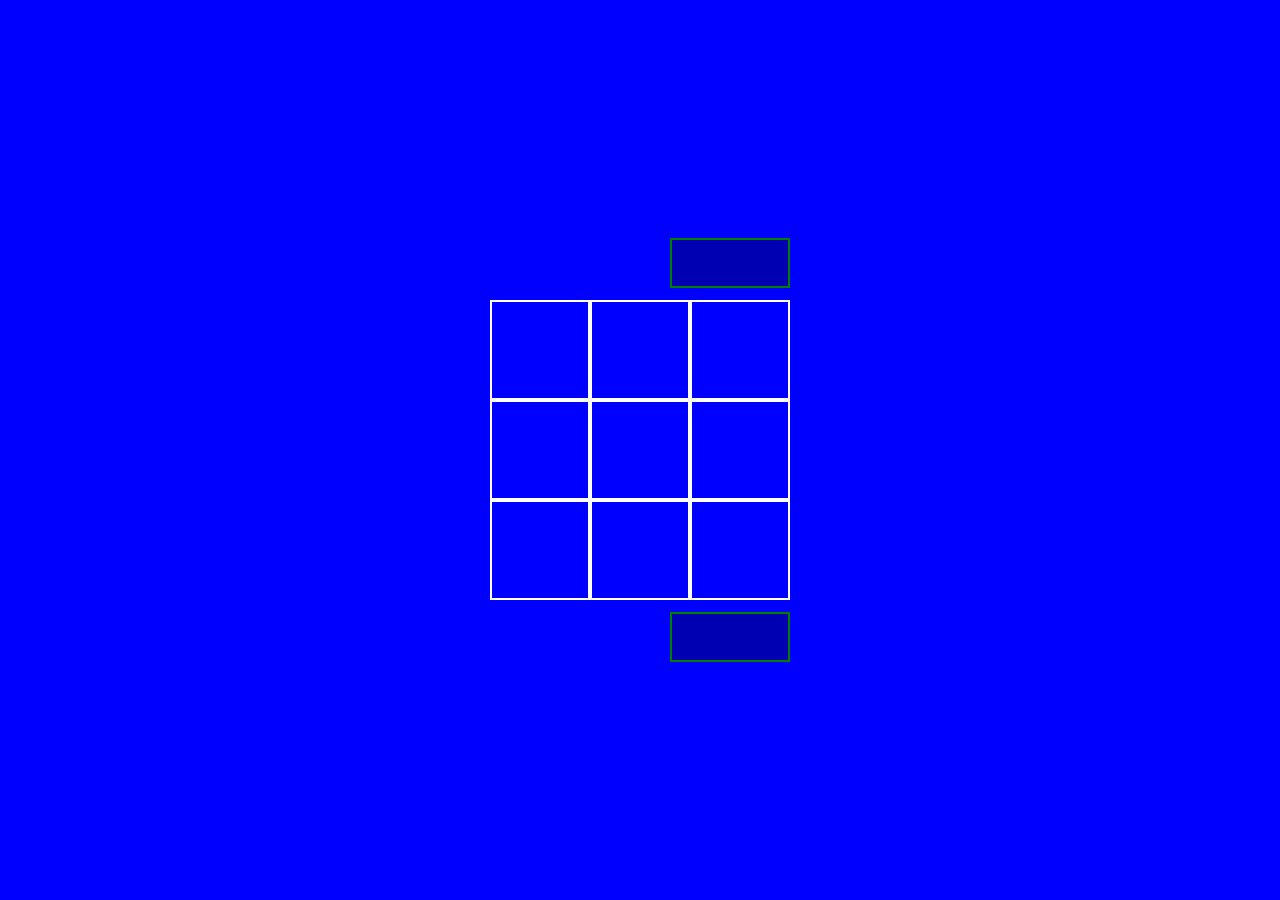
<file: index.html>
<!DOCTYPE html>
<html lang="en">
<head>
  <meta charset="UTF-8">
  <meta name="viewport" content="width=device-width, initial-scale=1.0"> <!-- displays site properly based on user's device -->

  <link rel="icon" type="image/png" sizes="32x32" href="./images/favicon-32x32.png">
  <link rel="stylesheet" href="/index.css">
  <title>Mind game application</title>

<body>
    <section>
        <div class="timer"></div>
        <main>
            <div></div>
            <div></div>
            <div></div>
            <div></div>
            <div></div>
            <div></div>
            <div></div>
            <div></div>
            <div></div>
        </main>
        <div class="timer"></div>
    </section>

</body>
</html>
</file>
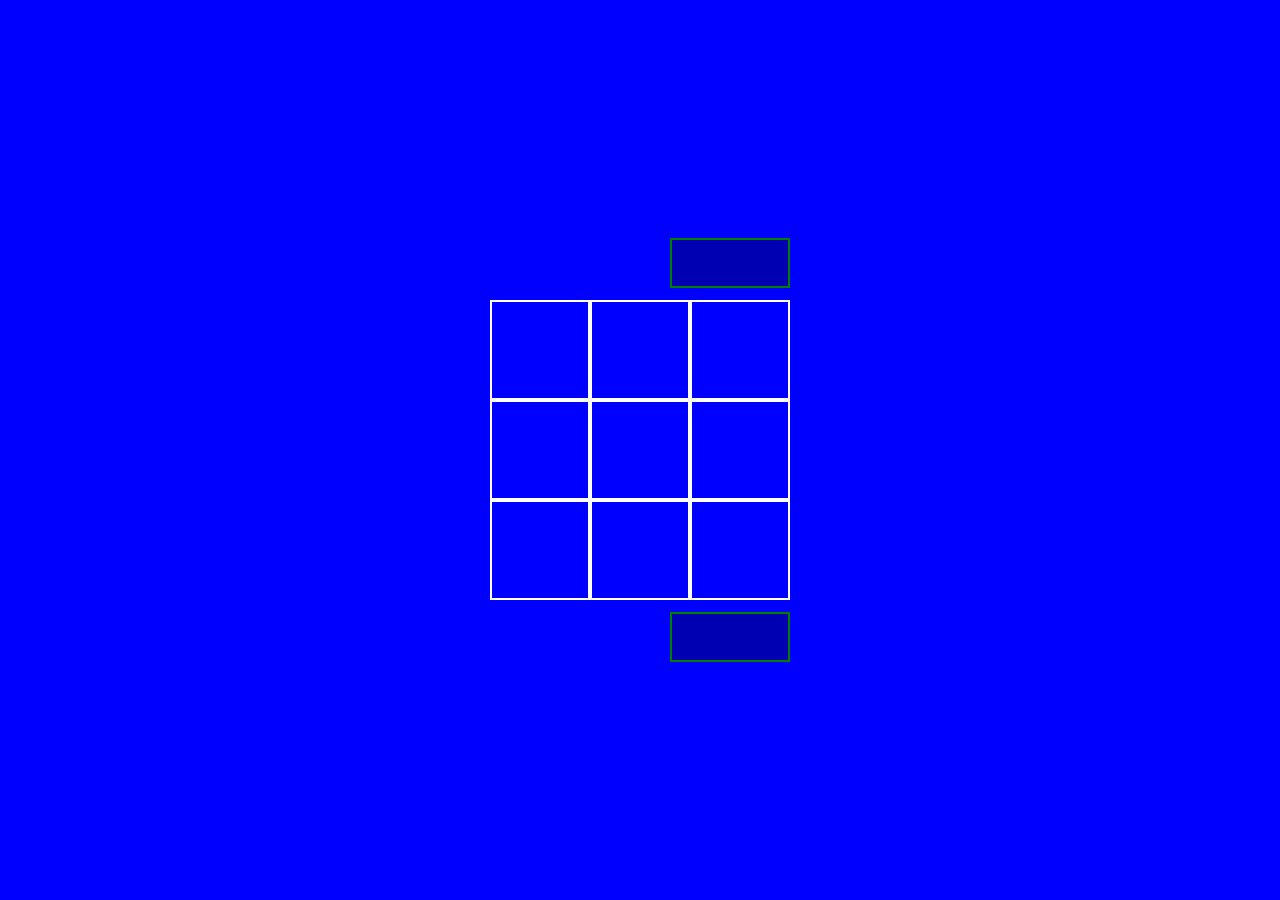
<file: component/index.html>
<!DOCTYPE html>
<html lang="en">
<head>
  <meta charset="UTF-8">
  <meta name="viewport" content="width=device-width, initial-scale=1.0"> <!-- displays site properly based on user's device -->

  <link rel="icon" type="image/png" sizes="32x32" href="./images/favicon-32x32.png">
  <link rel="stylesheet" href="/stying/index.css">
  <script src="/function/index.js" defer></script>
  <title>Mind game application</title>

<body>
    <section>
        <div class="timer id="playerx"></div>
        <main>
            <div></div>
            <div></div>
            <div></div>
            <div></div>
            <div></div>
            <div></div>
            <div></div>
            <div></div>
            <div></div>
        </main>
        <div class="timer" id="playero"></div>
    </section>

</body>
</html>
</file>
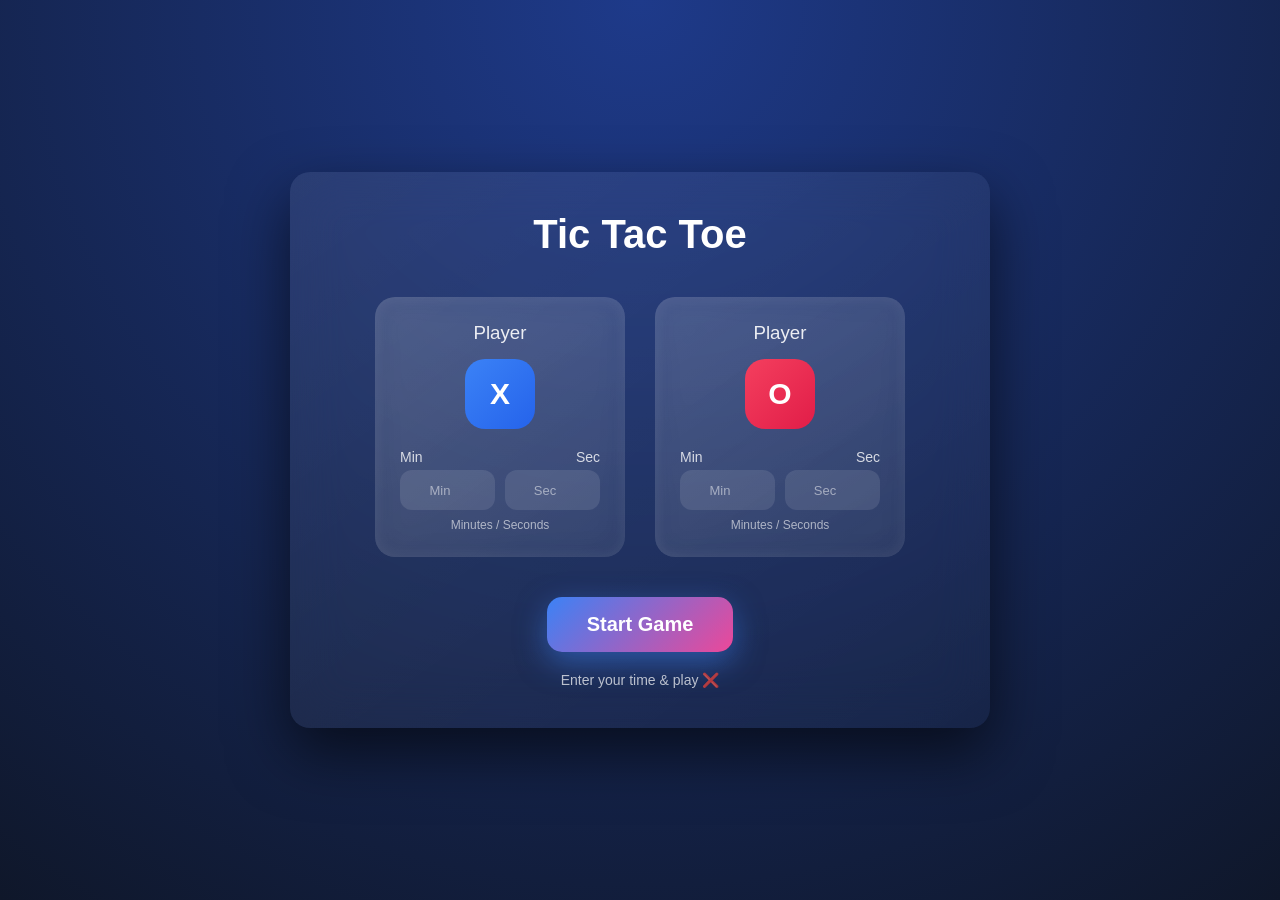
<file: component/home.html>
<!DOCTYPE html>
<html lang="en">
<head>
    <meta charset="UTF-8">
    <meta name="viewport" content="width=device-width, initial-scale=1.0"> <!-- displays site properly based on user's device -->
    <title>Tic Tac Toe</title>
    <link rel="stylesheet" href="/stying/home.css">
    <script src="/function/home.js" defer></script>
</head>

<body>

<div class="container">

  <div class="title">Tic Tac Toe</div>

  <div class="players">

    <!-- PLAYER X -->
    <div class="player">
      <h3>Player</h3>
      <div class="icon x">X</div>

      <div class="time-labels">
        <span>Min</span>
        <span>Sec</span>
      </div>

      <div class="time-input">
        <input type="number" placeholder="Min" min="0" max="5" step="1">
        <input type="number" placeholder="Sec" min="0" max="59" step="1">
      </div>

      <div class="sub-label">Minutes / Seconds</div>
    </div>

    <!-- PLAYER O -->
    <div class="player">
      <h3>Player</h3>
      <div class="icon o">O</div>

      <div class="time-labels">
        <span>Min</span>
        <span>Sec</span>
      </div>

      <div class="time-input">
        <input type="number" placeholder="Min" min="0" max="5" step="1">
        <input type="number" placeholder="Sec" min="0" max="59" step="1">
      </div>

      <div class="sub-label">Minutes / Seconds</div>
    </div>

  </div>

  <button class="start-btn" id="starter">Start Game</button>

  <div class="footer">Enter your time & play ❌</div>

</div>

</body>
</html>
</file>
<file: index.css>
* {
    padding: 0;
    margin: 0;
    box-sizing: border-box;
}

:root {
    --grid-size: 100px;
}


section {
    display: flex;
    flex-direction: column;
    justify-content: space-between;
    align-items: center;
    /* height: 100%;
    width: 100%; */
}

/* Rest of your CSS stays the same */
body {
    background-color: blue;
    display: flex;
    flex-direction: column;
    justify-content: center;  /* Pushes timers to top/bottom */
    align-items: center;
    height: 100vh;
    padding: 20px;
}

main {
    display: grid;
    grid-template-columns: repeat(3, var(--grid-size));
    grid-template-rows: repeat(3, var(--grid-size));
    gap: 0;
}

main > div {
    border: 2px solid white;
}

.timer {
    width: 120px;
    height: 50px;
    border: 2px solid green;
    background: rgba(0,0,0,0.3);

    margin: 12px 0;
}

/* Move first and last timers to the right */
.timer:first-child,
.timer:last-child {
    align-self: flex-end;  /* For column flex direction */
    margin-right: 0;
}
</file>
<file: stying/index.css>
* {
    padding: 0;
    margin: 0;
    box-sizing: border-box;
}

:root {
    --grid-size: 100px;
}


section {
    display: flex;
    flex-direction: column;
    justify-content: space-between;
    align-items: center;
    /* height: 100%;
    width: 100%; */
}

/* Rest of your CSS stays the same */
body {
    background-color: blue;
    display: flex;
    flex-direction: column;
    justify-content: center;  /* Pushes timers to top/bottom */
    align-items: center;
    height: 100vh;
    padding: 20px;
}

main {
    display: grid;
    grid-template-columns: repeat(3, var(--grid-size));
    grid-template-rows: repeat(3, var(--grid-size));
    gap: 0;
}

main > div {
    border: 2px solid white;
}

.timer {
    width: 120px;
    height: 50px;
    border: 2px solid green;
    background: rgba(0,0,0,0.3);

    margin: 12px 0;
}

/* Move first and last timers to the right */
.timer:first-child,
.timer:last-child {
    align-self: flex-end;  /* For column flex direction */
    margin-right: 0;
}
</file>
<file: stying/home.css>
* {
  margin: 0;
  padding: 0;
  box-sizing: border-box;
  font-family: 'Inter', sans-serif;
}

body {
  height: 100vh;
  background: radial-gradient(circle at top, #1e3a8a, #0f172a);
  display: flex;
  justify-content: center;
  align-items: center;
}

/* MAIN CARD */
.container {
  width: 700px;
  padding: 40px;
  border-radius: 20px;
  background: linear-gradient(145deg, rgba(255,255,255,0.08), rgba(255,255,255,0.02));
  backdrop-filter: blur(25px);
  box-shadow: 0 25px 60px rgba(0,0,0,0.6);
  text-align: center;
  color: white;
}

/* TITLE */
.title {
  font-size: 40px;
  font-weight: 600;
  margin-bottom: 40px;
}

/* PLAYER CARDS */
.players {
  display: flex;
  gap: 30px;
  justify-content: center;
}

.player {
  width: 250px;
  padding: 25px;
  border-radius: 20px;
  background: linear-gradient(145deg, rgba(255,255,255,0.12), rgba(255,255,255,0.05));
  backdrop-filter: blur(15px);
  box-shadow: inset 0 0 15px rgba(255,255,255,0.1);
}

/* PLAYER LABEL */
.player h3 {
  font-weight: 500;
  margin-bottom: 15px;
  opacity: 0.9;
}

/* ICON */
.icon {
  width: 70px;
  height: 70px;
  margin: 0 auto 20px;
  border-radius: 20px;
  display: flex;
  justify-content: center;
  align-items: center;
  font-size: 30px;
  font-weight: bold;
}

.x {
  background: linear-gradient(135deg, #3b82f6, #2563eb);
}

.o {
  background: linear-gradient(135deg, #f43f5e, #e11d48);
}

/* INPUTS */
.time-labels {
  display: flex;
  justify-content: space-between;
  margin-bottom: 5px;
  font-size: 14px;
  opacity: 0.8;
}

.time-input {
  display: flex;
  gap: 10px;
}

.time-input input {
  width: 100%;
  padding: 12px;
  border-radius: 12px;
  border: none;
  outline: none;
  background: rgba(255,255,255,0.1);
  color: white;
  text-align: center;
  font-size: 14px;
}

.time-input input::placeholder {
  color: rgba(255, 255, 255, 0.5);
  font-size: 13px;
}

/* For better browser support */
.time-input input::-webkit-input-placeholder {
  color: rgba(255, 255, 255, 0.5);
}

.time-input input:-ms-input-placeholder {
  color: rgba(255, 255, 255, 0.5);
}

/* FOOT LABEL */
.sub-label {
  margin-top: 8px;
  font-size: 12px;
  opacity: 0.6;
}

/* BUTTON */
.start-btn {
  margin-top: 40px;
  padding: 16px 40px;
  font-size: 20px;
  border-radius: 15px;
  border: none;
  cursor: pointer;
  color: white;
  font-weight: 600;
  background: linear-gradient(135deg, #3b82f6, #ec4899);
  box-shadow: 0 10px 30px rgba(59,130,246,0.5);
  transition: 0.3s;
}

.start-btn:hover {
  transform: scale(1.05);
}

/* FOOTER */
.footer {
  margin-top: 20px;
  font-size: 14px;
  opacity: 0.7;
}

/* 📱 MOBILE */
@media (max-width: 600px) {
  .players {
    flex-direction: column;
  }

  .player {
    width: 100%;
  }

  .start-btn {
    width: 100%;
  }
}

/* 📲 SMALL DEVICES */
@media (max-width: 400px) {
  .container {
    padding: 20px;
  }

  .icon {
    width: 50px;
    height: 50px;
    font-size: 22px;
  }

  .time-input input {
    padding: 8px;
  }
}
</file>
